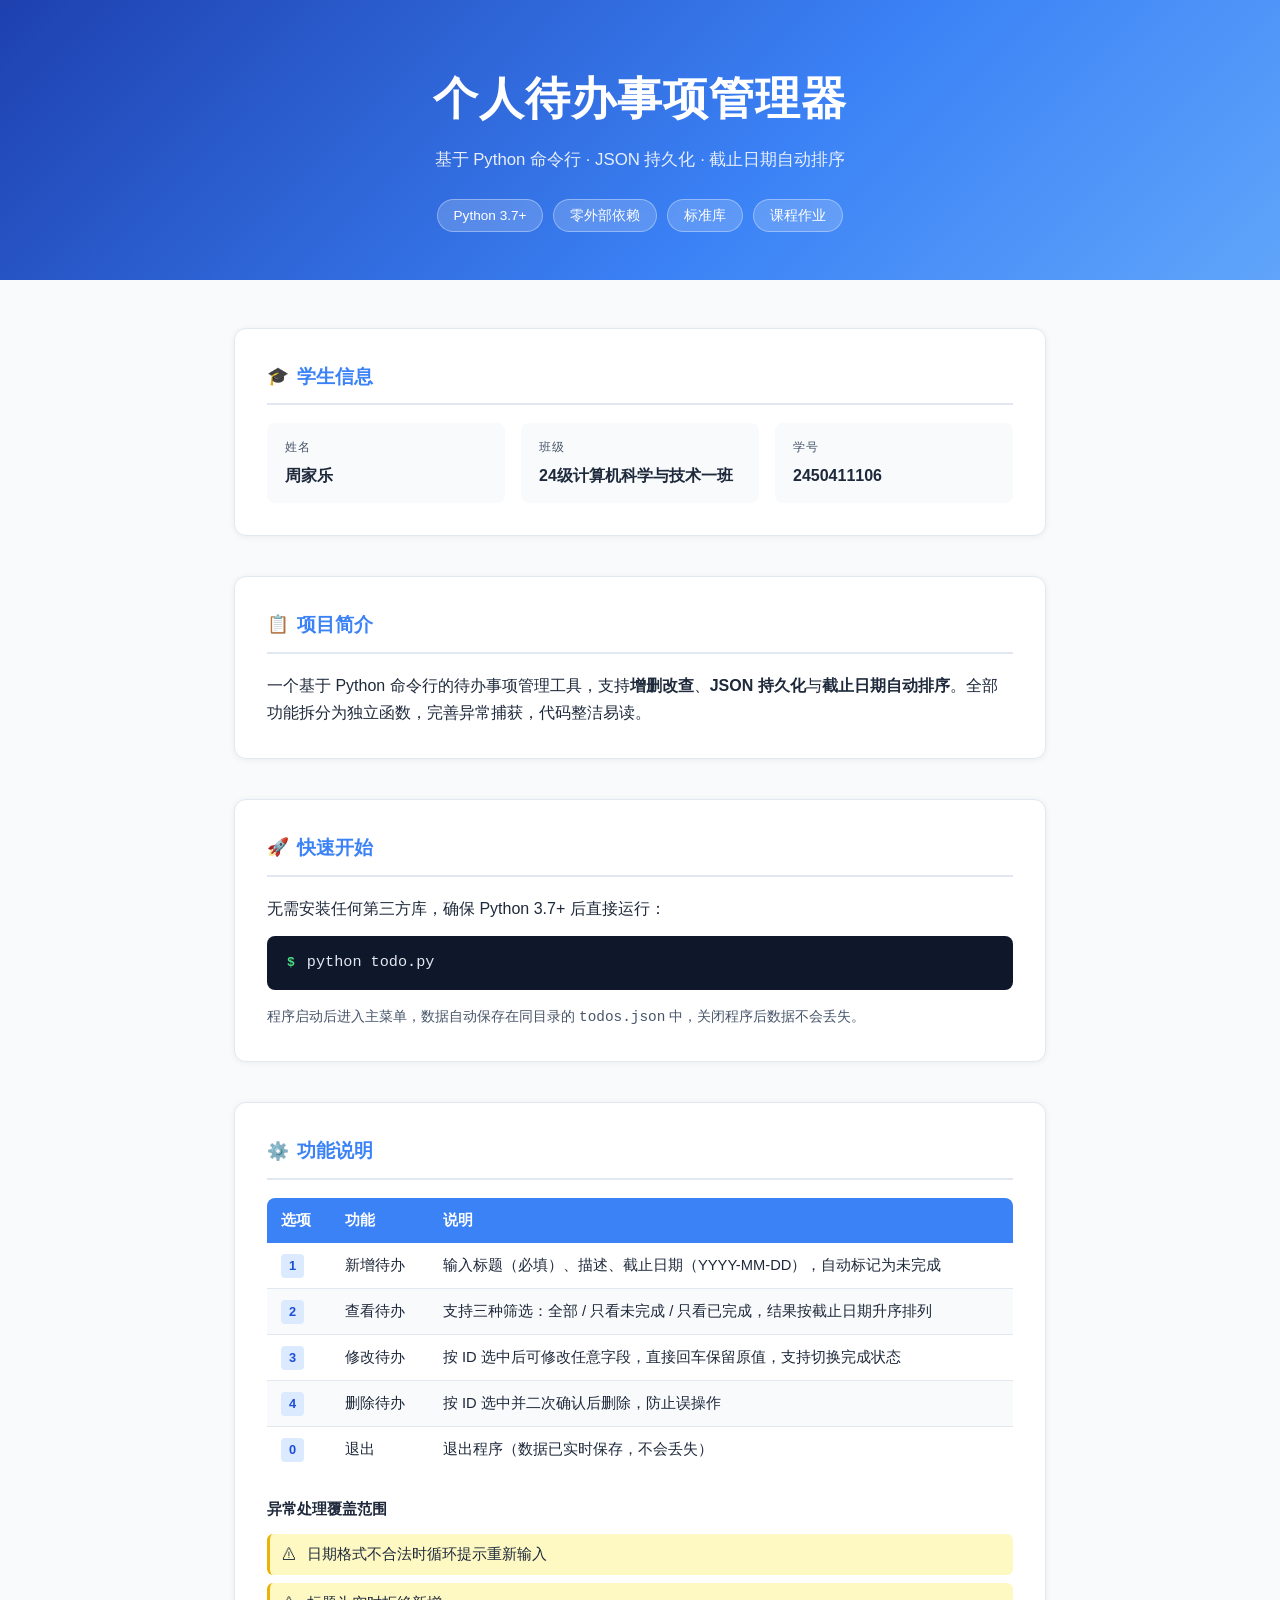
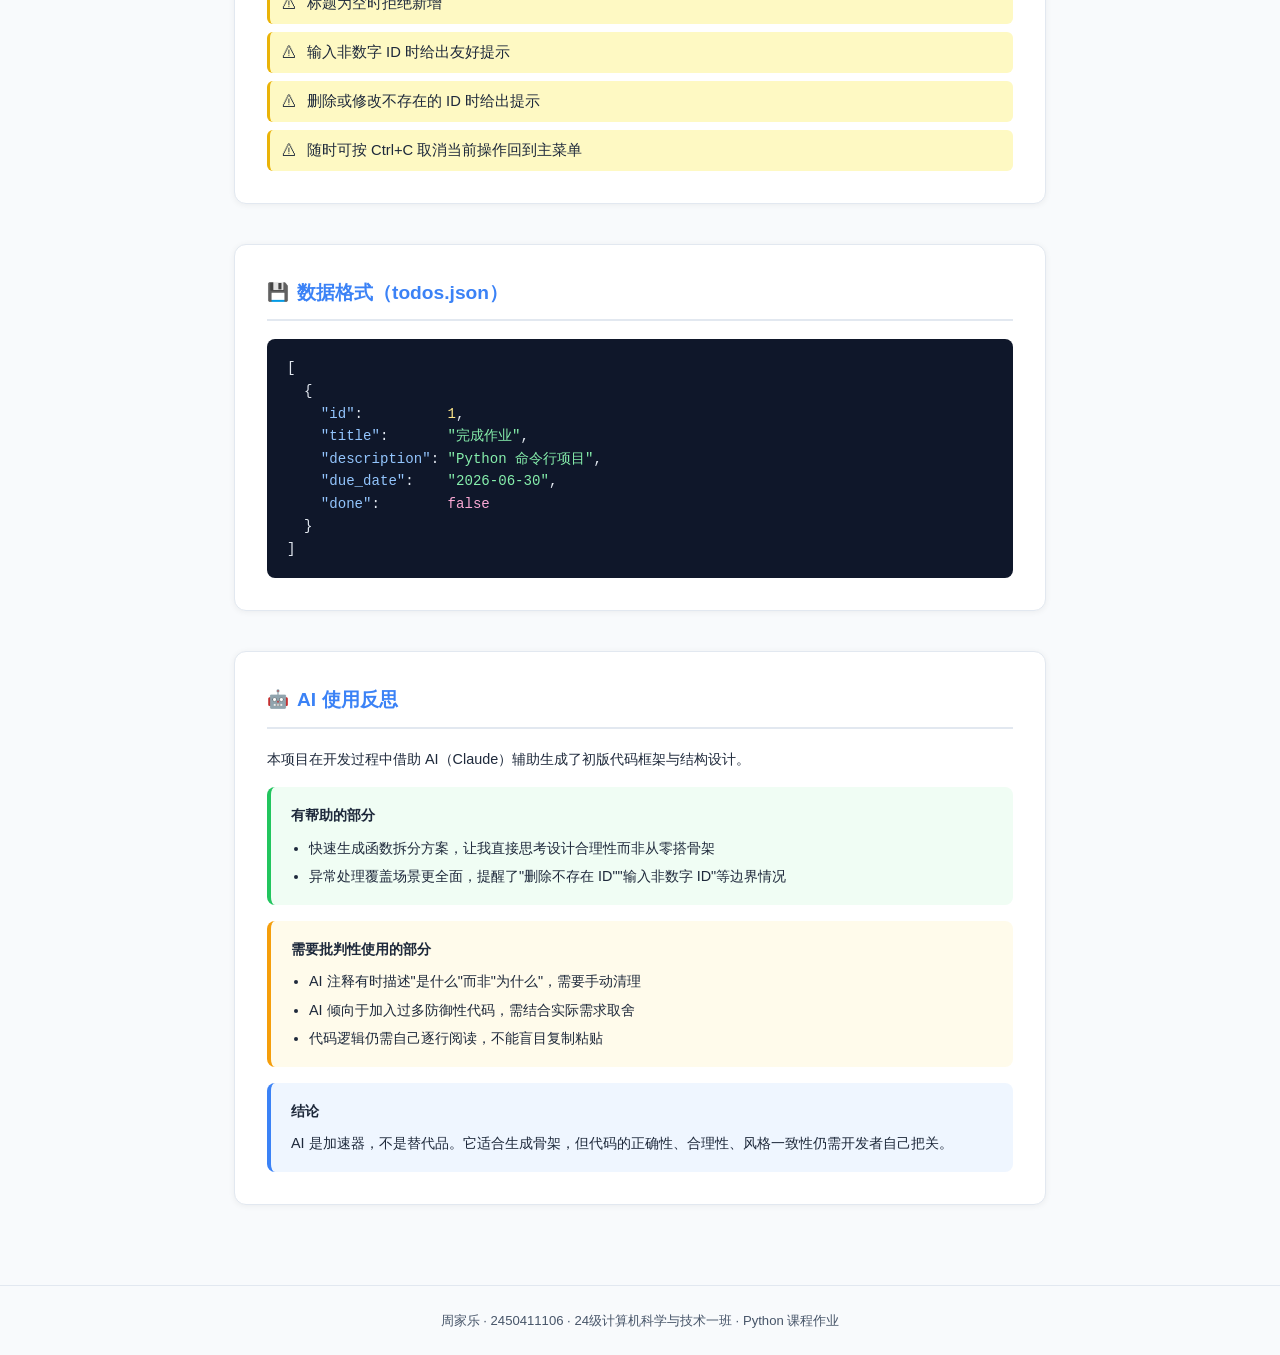
<file: index.html>
<!DOCTYPE html>
<html lang="zh-CN">
<head>
  <meta charset="UTF-8">
  <meta name="viewport" content="width=device-width, initial-scale=1.0">
  <title>个人待办事项管理器 — 周家乐</title>
  <style>
    *, *::before, *::after { box-sizing: border-box; margin: 0; padding: 0; }

    :root {
      --blue:   #3b82f6;
      --dark:   #1e293b;
      --mid:    #475569;
      --light:  #f8fafc;
      --border: #e2e8f0;
      --green:  #22c55e;
      --radius: 12px;
    }

    body {
      font-family: "PingFang SC", "Microsoft YaHei", "Segoe UI", sans-serif;
      background: var(--light);
      color: var(--dark);
      line-height: 1.7;
    }

    /* ── Hero ── */
    header {
      background: linear-gradient(135deg, #1e40af 0%, #3b82f6 60%, #60a5fa 100%);
      color: #fff;
      padding: 60px 24px 48px;
      text-align: center;
    }
    header h1 { font-size: clamp(1.8rem, 4vw, 2.8rem); font-weight: 700; letter-spacing: .02em; }
    header p.sub { margin-top: 10px; font-size: 1.05rem; opacity: .88; }
    .badge-row { display: flex; justify-content: center; flex-wrap: wrap; gap: 10px; margin-top: 24px; }
    .badge {
      background: rgba(255,255,255,.18);
      border: 1px solid rgba(255,255,255,.35);
      border-radius: 20px;
      padding: 4px 16px;
      font-size: .85rem;
      backdrop-filter: blur(4px);
    }

    /* ── Layout ── */
    main {
      max-width: 860px;
      margin: 0 auto;
      padding: 48px 24px 80px;
      display: flex;
      flex-direction: column;
      gap: 40px;
    }

    /* ── Card ── */
    .card {
      background: #fff;
      border: 1px solid var(--border);
      border-radius: var(--radius);
      padding: 32px;
      box-shadow: 0 1px 6px rgba(0,0,0,.06);
    }
    .card h2 {
      font-size: 1.2rem;
      color: var(--blue);
      margin-bottom: 18px;
      padding-bottom: 10px;
      border-bottom: 2px solid var(--border);
      display: flex;
      align-items: center;
      gap: 8px;
    }
    .card h2::before {
      content: attr(data-icon);
      font-size: 1.1rem;
    }

    /* ── Student info ── */
    .info-grid {
      display: grid;
      grid-template-columns: repeat(auto-fit, minmax(200px, 1fr));
      gap: 16px;
    }
    .info-item {
      background: var(--light);
      border-radius: 8px;
      padding: 14px 18px;
    }
    .info-item .label { font-size: .75rem; color: var(--mid); text-transform: uppercase; letter-spacing: .06em; }
    .info-item .value { font-size: 1rem; font-weight: 600; margin-top: 4px; }

    /* ── Feature table ── */
    table { width: 100%; border-collapse: collapse; font-size: .92rem; }
    th {
      background: var(--blue);
      color: #fff;
      padding: 10px 14px;
      text-align: left;
      font-weight: 600;
    }
    th:first-child { border-radius: 8px 0 0 0; }
    th:last-child  { border-radius: 0 8px 0 0; }
    td { padding: 10px 14px; border-bottom: 1px solid var(--border); vertical-align: top; }
    tr:last-child td { border-bottom: none; }
    tr:nth-child(even) td { background: #f9fafb; }
    .tag {
      display: inline-block;
      background: #dbeafe;
      color: #1d4ed8;
      border-radius: 4px;
      padding: 1px 8px;
      font-size: .8rem;
      font-weight: 600;
    }

    /* ── Error list ── */
    .err-list { list-style: none; display: flex; flex-direction: column; gap: 8px; }
    .err-list li {
      display: flex;
      align-items: flex-start;
      gap: 10px;
      background: #fef9c3;
      border-left: 3px solid #eab308;
      border-radius: 6px;
      padding: 8px 12px;
      font-size: .92rem;
    }
    .err-list li::before { content: "⚠"; flex-shrink: 0; }

    /* ── Code block ── */
    pre {
      background: #0f172a;
      color: #e2e8f0;
      border-radius: 8px;
      padding: 18px 20px;
      font-size: .88rem;
      overflow-x: auto;
      line-height: 1.6;
    }
    pre .key   { color: #93c5fd; }
    pre .str   { color: #86efac; }
    pre .num   { color: #fde68a; }
    pre .bool  { color: #f9a8d4; }
    pre .cmd   { color: #34d399; }
    .run-box {
      display: flex;
      align-items: center;
      gap: 12px;
      background: #0f172a;
      border-radius: 8px;
      padding: 14px 20px;
    }
    .run-box .prompt { color: #4ade80; font-weight: 700; font-family: monospace; }
    .run-box .cmd-text { color: #e2e8f0; font-family: monospace; font-size: .95rem; }

    /* ── AI reflection ── */
    .ai-section { display: flex; flex-direction: column; gap: 16px; }
    .ai-block {
      border-radius: 8px;
      padding: 16px 20px;
    }
    .ai-block.good   { background: #f0fdf4; border-left: 4px solid var(--green); }
    .ai-block.caution{ background: #fffbeb; border-left: 4px solid #f59e0b; }
    .ai-block.concl  { background: #eff6ff; border-left: 4px solid var(--blue); }
    .ai-block h3 { font-size: .9rem; font-weight: 700; margin-bottom: 8px; }
    .ai-block ul { padding-left: 18px; font-size: .9rem; display: flex; flex-direction: column; gap: 4px; }
    .ai-block p  { font-size: .9rem; }

    /* ── Footer ── */
    footer {
      text-align: center;
      padding: 24px;
      font-size: .82rem;
      color: var(--mid);
      border-top: 1px solid var(--border);
    }
  </style>
</head>
<body>

<header>
  <h1>个人待办事项管理器</h1>
  <p class="sub">基于 Python 命令行 · JSON 持久化 · 截止日期自动排序</p>
  <div class="badge-row">
    <span class="badge">Python 3.7+</span>
    <span class="badge">零外部依赖</span>
    <span class="badge">标准库</span>
    <span class="badge">课程作业</span>
  </div>
</header>

<main>

  <!-- 学生信息 -->
  <div class="card">
    <h2 data-icon="🎓">学生信息</h2>
    <div class="info-grid">
      <div class="info-item">
        <div class="label">姓名</div>
        <div class="value">周家乐</div>
      </div>
      <div class="info-item">
        <div class="label">班级</div>
        <div class="value">24级计算机科学与技术一班</div>
      </div>
      <div class="info-item">
        <div class="label">学号</div>
        <div class="value">2450411106</div>
      </div>
    </div>
  </div>

  <!-- 项目简介 -->
  <div class="card">
    <h2 data-icon="📋">项目简介</h2>
    <p>一个基于 Python 命令行的待办事项管理工具，支持<strong>增删改查</strong>、<strong>JSON 持久化</strong>与<strong>截止日期自动排序</strong>。全部功能拆分为独立函数，完善异常捕获，代码整洁易读。</p>
  </div>

  <!-- 快速开始 -->
  <div class="card">
    <h2 data-icon="🚀">快速开始</h2>
    <p style="margin-bottom:14px;">无需安装任何第三方库，确保 Python 3.7+ 后直接运行：</p>
    <div class="run-box">
      <span class="prompt">$</span>
      <span class="cmd-text">python todo.py</span>
    </div>
    <p style="margin-top:14px;font-size:.9rem;color:var(--mid);">程序启动后进入主菜单，数据自动保存在同目录的 <code>todos.json</code> 中，关闭程序后数据不会丢失。</p>
  </div>

  <!-- 功能说明 -->
  <div class="card">
    <h2 data-icon="⚙️">功能说明</h2>
    <table>
      <thead>
        <tr><th>选项</th><th>功能</th><th>说明</th></tr>
      </thead>
      <tbody>
        <tr>
          <td><span class="tag">1</span></td>
          <td>新增待办</td>
          <td>输入标题（必填）、描述、截止日期（YYYY-MM-DD），自动标记为未完成</td>
        </tr>
        <tr>
          <td><span class="tag">2</span></td>
          <td>查看待办</td>
          <td>支持三种筛选：全部 / 只看未完成 / 只看已完成，结果按截止日期升序排列</td>
        </tr>
        <tr>
          <td><span class="tag">3</span></td>
          <td>修改待办</td>
          <td>按 ID 选中后可修改任意字段，直接回车保留原值，支持切换完成状态</td>
        </tr>
        <tr>
          <td><span class="tag">4</span></td>
          <td>删除待办</td>
          <td>按 ID 选中并二次确认后删除，防止误操作</td>
        </tr>
        <tr>
          <td><span class="tag">0</span></td>
          <td>退出</td>
          <td>退出程序（数据已实时保存，不会丢失）</td>
        </tr>
      </tbody>
    </table>

    <h3 style="margin-top:24px;margin-bottom:12px;font-size:.95rem;">异常处理覆盖范围</h3>
    <ul class="err-list">
      <li>日期格式不合法时循环提示重新输入</li>
      <li>标题为空时拒绝新增</li>
      <li>输入非数字 ID 时给出友好提示</li>
      <li>删除或修改不存在的 ID 时给出提示</li>
      <li>随时可按 Ctrl+C 取消当前操作回到主菜单</li>
    </ul>
  </div>

  <!-- 数据格式 -->
  <div class="card">
    <h2 data-icon="💾">数据格式（todos.json）</h2>
    <pre>[
  {
    <span class="key">"id"</span>:          <span class="num">1</span>,
    <span class="key">"title"</span>:       <span class="str">"完成作业"</span>,
    <span class="key">"description"</span>: <span class="str">"Python 命令行项目"</span>,
    <span class="key">"due_date"</span>:    <span class="str">"2026-06-30"</span>,
    <span class="key">"done"</span>:        <span class="bool">false</span>
  }
]</pre>
  </div>

  <!-- AI 使用反思 -->
  <div class="card">
    <h2 data-icon="🤖">AI 使用反思</h2>
    <p style="margin-bottom:16px;font-size:.9rem;">本项目在开发过程中借助 AI（Claude）辅助生成了初版代码框架与结构设计。</p>
    <div class="ai-section">
      <div class="ai-block good">
        <h3>有帮助的部分</h3>
        <ul>
          <li>快速生成函数拆分方案，让我直接思考设计合理性而非从零搭骨架</li>
          <li>异常处理覆盖场景更全面，提醒了"删除不存在 ID""输入非数字 ID"等边界情况</li>
        </ul>
      </div>
      <div class="ai-block caution">
        <h3>需要批判性使用的部分</h3>
        <ul>
          <li>AI 注释有时描述"是什么"而非"为什么"，需要手动清理</li>
          <li>AI 倾向于加入过多防御性代码，需结合实际需求取舍</li>
          <li>代码逻辑仍需自己逐行阅读，不能盲目复制粘贴</li>
        </ul>
      </div>
      <div class="ai-block concl">
        <h3>结论</h3>
        <p>AI 是加速器，不是替代品。它适合生成骨架，但代码的正确性、合理性、风格一致性仍需开发者自己把关。</p>
      </div>
    </div>
  </div>

</main>

<footer>
  周家乐 · 2450411106 · 24级计算机科学与技术一班 · Python 课程作业
</footer>

</body>
</html>
</file>
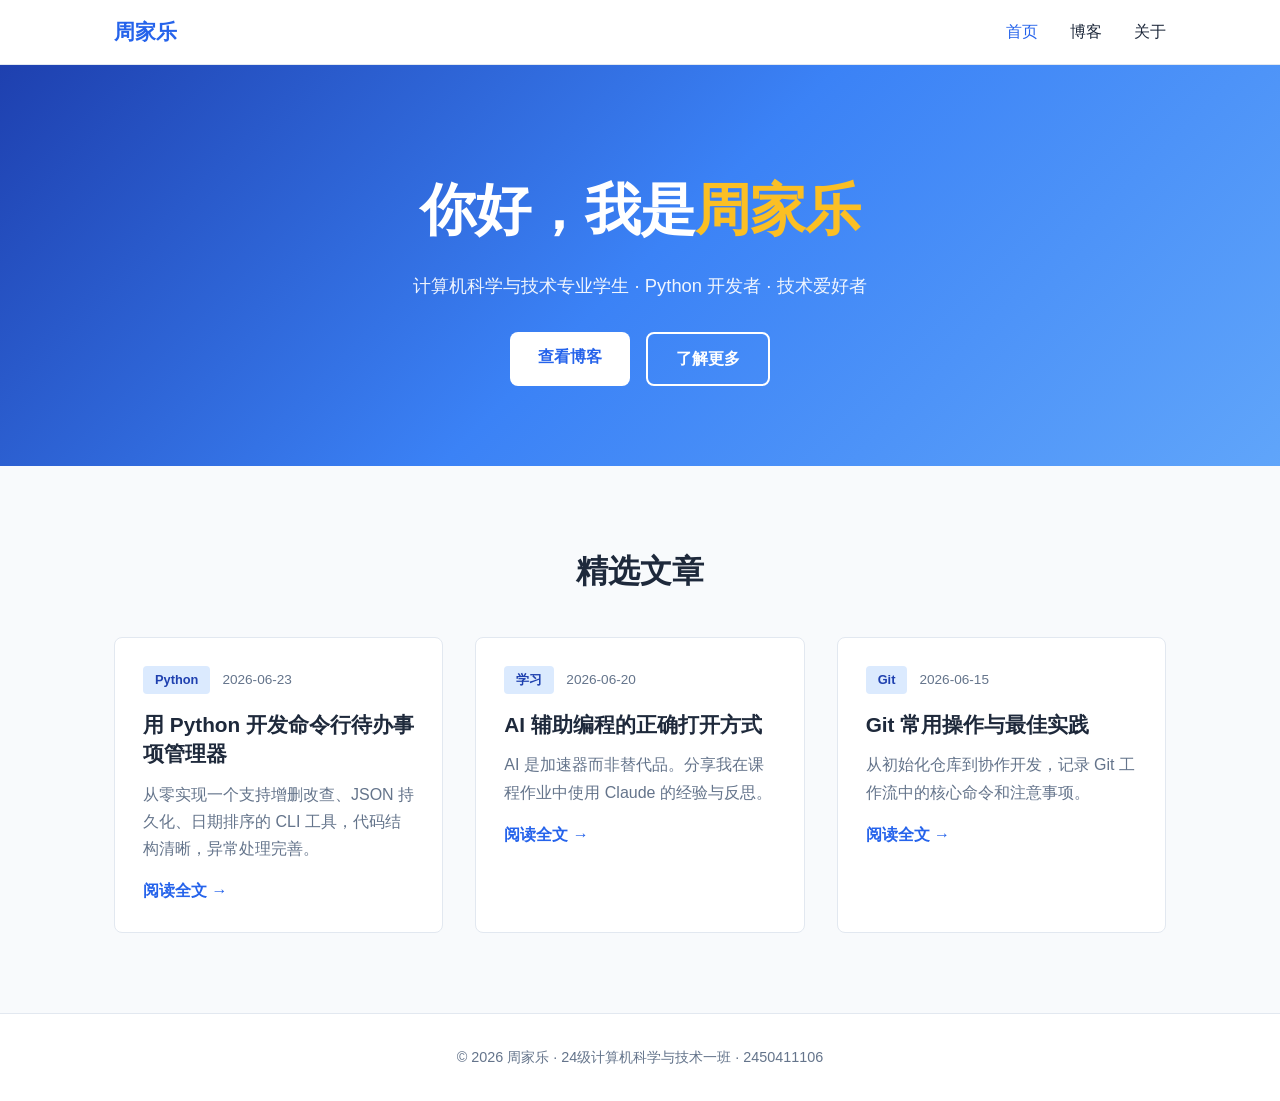
<file: blog/index.html>
<!DOCTYPE html>
<html lang="zh-CN">
<head>
  <meta charset="UTF-8">
  <meta name="viewport" content="width=device-width, initial-scale=1.0">
  <title>周家乐的博客</title>
  <link rel="stylesheet" href="style.css">
</head>
<body>
  <nav class="nav">
    <div class="container">
      <a href="index.html" class="logo">周家乐</a>
      <ul class="nav-links">
        <li><a href="index.html" class="active">首页</a></li>
        <li><a href="blog.html">博客</a></li>
        <li><a href="about.html">关于</a></li>
      </ul>
    </div>
  </nav>

  <header class="hero">
    <div class="container">
      <h1>你好，我是<span class="highlight">周家乐</span></h1>
      <p class="tagline">计算机科学与技术专业学生 · Python 开发者 · 技术爱好者</p>
      <div class="cta-row">
        <a href="blog.html" class="btn btn-primary">查看博客</a>
        <a href="about.html" class="btn btn-outline">了解更多</a>
      </div>
    </div>
  </header>

  <section class="featured">
    <div class="container">
      <h2 class="section-title">精选文章</h2>
      <div class="post-grid">
        <article class="post-card">
          <div class="post-meta">
            <span class="tag">Python</span>
            <time>2026-06-23</time>
          </div>
          <h3><a href="post-1.html">用 Python 开发命令行待办事项管理器</a></h3>
          <p>从零实现一个支持增删改查、JSON 持久化、日期排序的 CLI 工具，代码结构清晰，异常处理完善。</p>
          <a href="post-1.html" class="read-more">阅读全文 →</a>
        </article>

        <article class="post-card">
          <div class="post-meta">
            <span class="tag">学习</span>
            <time>2026-06-20</time>
          </div>
          <h3><a href="#">AI 辅助编程的正确打开方式</a></h3>
          <p>AI 是加速器而非替代品。分享我在课程作业中使用 Claude 的经验与反思。</p>
          <a href="#" class="read-more">阅读全文 →</a>
        </article>

        <article class="post-card">
          <div class="post-meta">
            <span class="tag">Git</span>
            <time>2026-06-15</time>
          </div>
          <h3><a href="#">Git 常用操作与最佳实践</a></h3>
          <p>从初始化仓库到协作开发，记录 Git 工作流中的核心命令和注意事项。</p>
          <a href="#" class="read-more">阅读全文 →</a>
        </article>
      </div>
    </div>
  </section>

  <footer class="footer">
    <div class="container">
      <p>&copy; 2026 周家乐 · 24级计算机科学与技术一班 · 2450411106</p>
    </div>
  </footer>
</body>
</html>
</file>
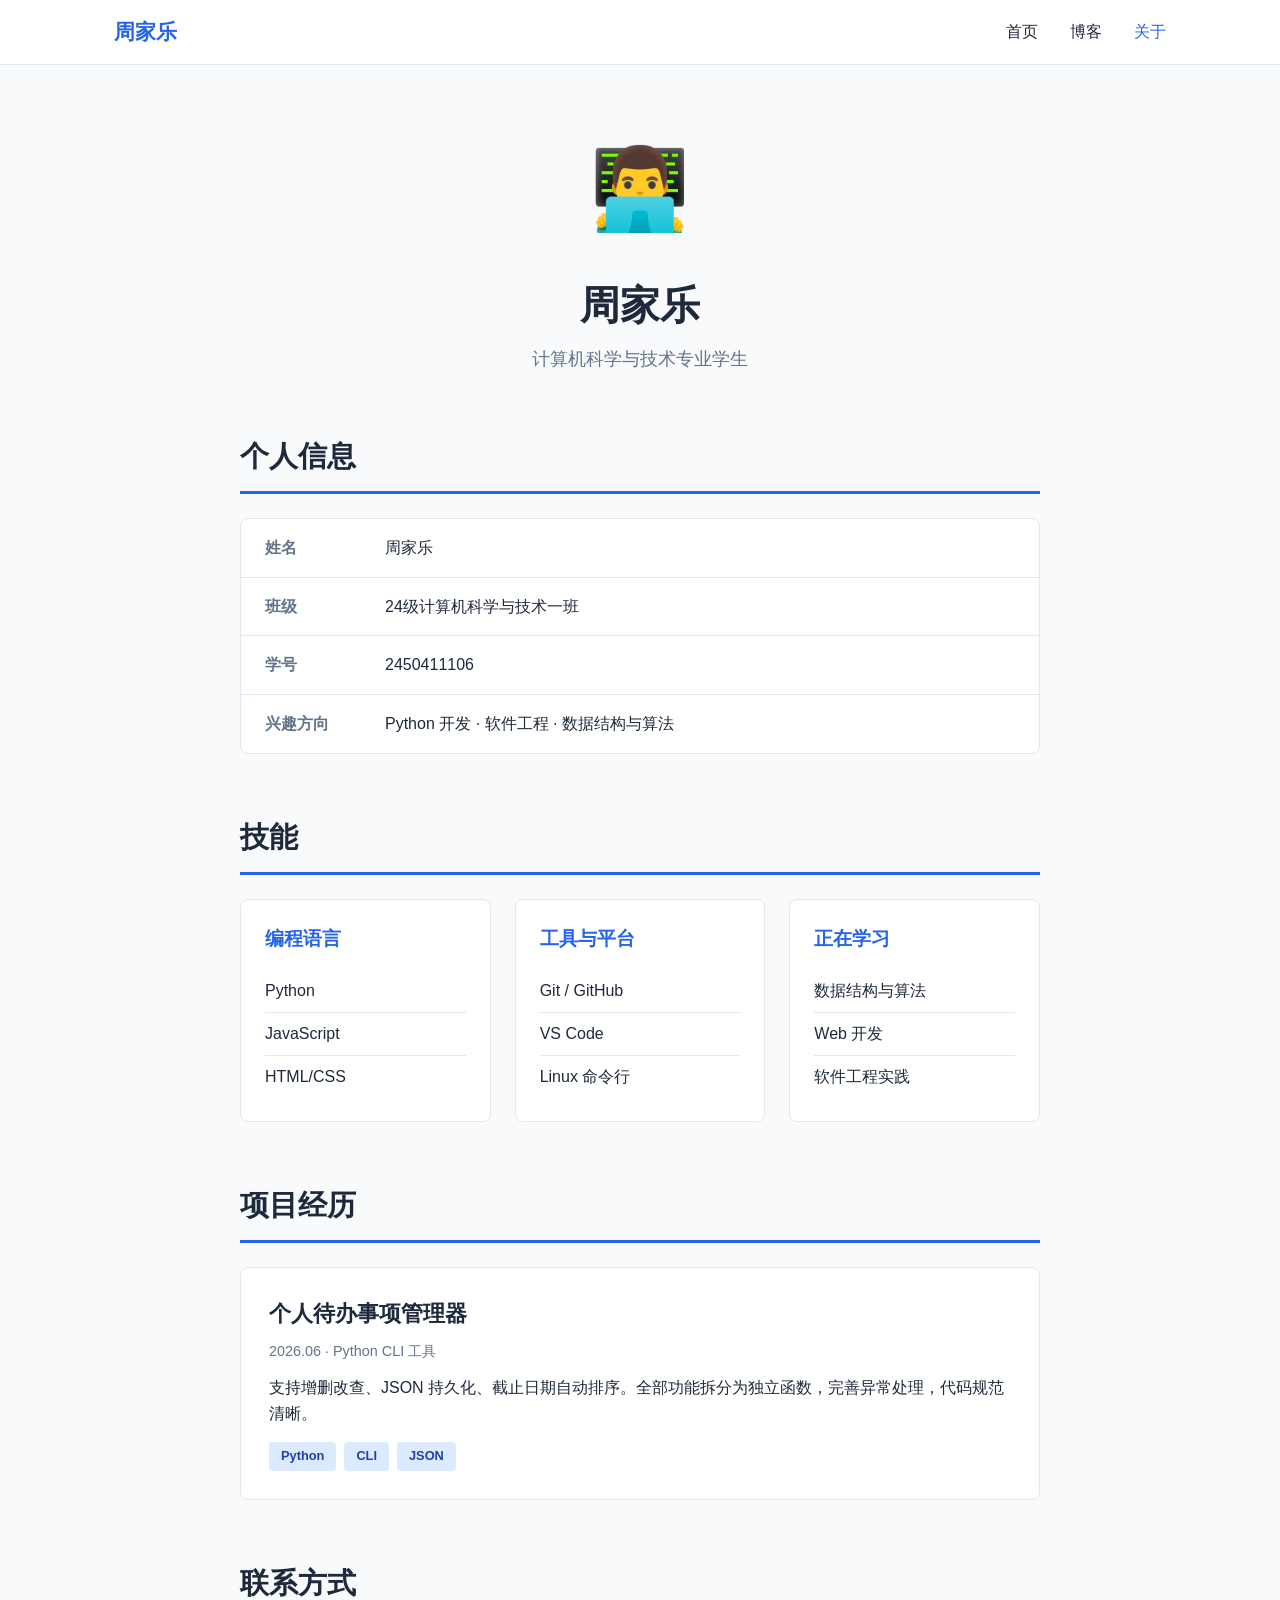
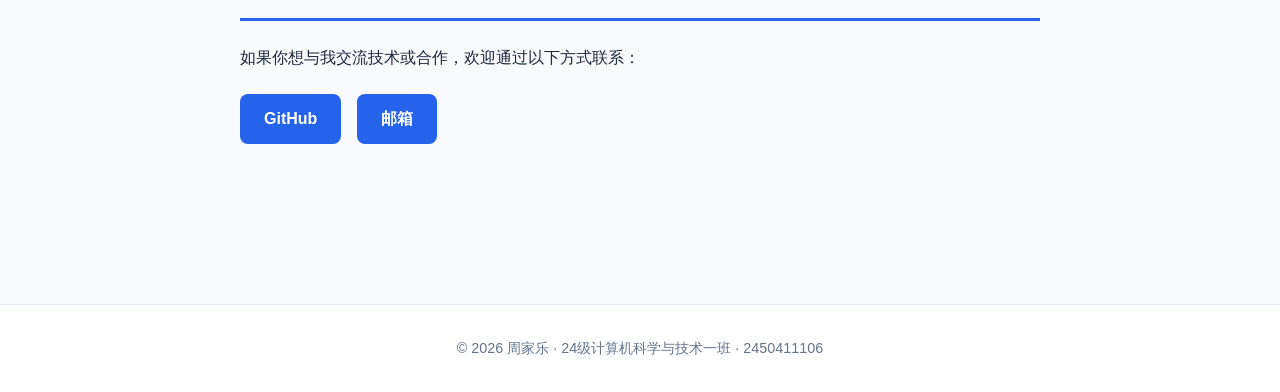
<file: blog/about.html>
<!DOCTYPE html>
<html lang="zh-CN">
<head>
  <meta charset="UTF-8">
  <meta name="viewport" content="width=device-width, initial-scale=1.0">
  <title>关于我 — 周家乐</title>
  <link rel="stylesheet" href="style.css">
</head>
<body>
  <nav class="nav">
    <div class="container">
      <a href="index.html" class="logo">周家乐</a>
      <ul class="nav-links">
        <li><a href="index.html">首页</a></li>
        <li><a href="blog.html">博客</a></li>
        <li><a href="about.html" class="active">关于</a></li>
      </ul>
    </div>
  </nav>

  <main class="about-page">
    <div class="container">
      <div class="about-hero">
        <div class="avatar">👨‍💻</div>
        <h1>周家乐</h1>
        <p class="subtitle">计算机科学与技术专业学生</p>
      </div>

      <section class="about-section">
        <h2>个人信息</h2>
        <div class="info-table">
          <div class="info-row">
            <span class="label">姓名</span>
            <span class="value">周家乐</span>
          </div>
          <div class="info-row">
            <span class="label">班级</span>
            <span class="value">24级计算机科学与技术一班</span>
          </div>
          <div class="info-row">
            <span class="label">学号</span>
            <span class="value">2450411106</span>
          </div>
          <div class="info-row">
            <span class="label">兴趣方向</span>
            <span class="value">Python 开发 · 软件工程 · 数据结构与算法</span>
          </div>
        </div>
      </section>

      <section class="about-section">
        <h2>技能</h2>
        <div class="skill-grid">
          <div class="skill-card">
            <h3>编程语言</h3>
            <ul>
              <li>Python</li>
              <li>JavaScript</li>
              <li>HTML/CSS</li>
            </ul>
          </div>
          <div class="skill-card">
            <h3>工具与平台</h3>
            <ul>
              <li>Git / GitHub</li>
              <li>VS Code</li>
              <li>Linux 命令行</li>
            </ul>
          </div>
          <div class="skill-card">
            <h3>正在学习</h3>
            <ul>
              <li>数据结构与算法</li>
              <li>Web 开发</li>
              <li>软件工程实践</li>
            </ul>
          </div>
        </div>
      </section>

      <section class="about-section">
        <h2>项目经历</h2>
        <div class="project-list">
          <div class="project-card">
            <h3>个人待办事项管理器</h3>
            <p class="project-meta">2026.06 · Python CLI 工具</p>
            <p>支持增删改查、JSON 持久化、截止日期自动排序。全部功能拆分为独立函数，完善异常处理，代码规范清晰。</p>
            <div class="project-tags">
              <span class="tag">Python</span>
              <span class="tag">CLI</span>
              <span class="tag">JSON</span>
            </div>
          </div>
        </div>
      </section>

      <section class="about-section">
        <h2>联系方式</h2>
        <p>如果你想与我交流技术或合作，欢迎通过以下方式联系：</p>
        <div class="contact-links">
          <a href="https://github.com/SEVE322" class="contact-btn">GitHub</a>
          <a href="mailto:2450411106@stu.example.com" class="contact-btn">邮箱</a>
        </div>
      </section>
    </div>
  </main>

  <footer class="footer">
    <div class="container">
      <p>&copy; 2026 周家乐 · 24级计算机科学与技术一班 · 2450411106</p>
    </div>
  </footer>
</body>
</html>
</file>
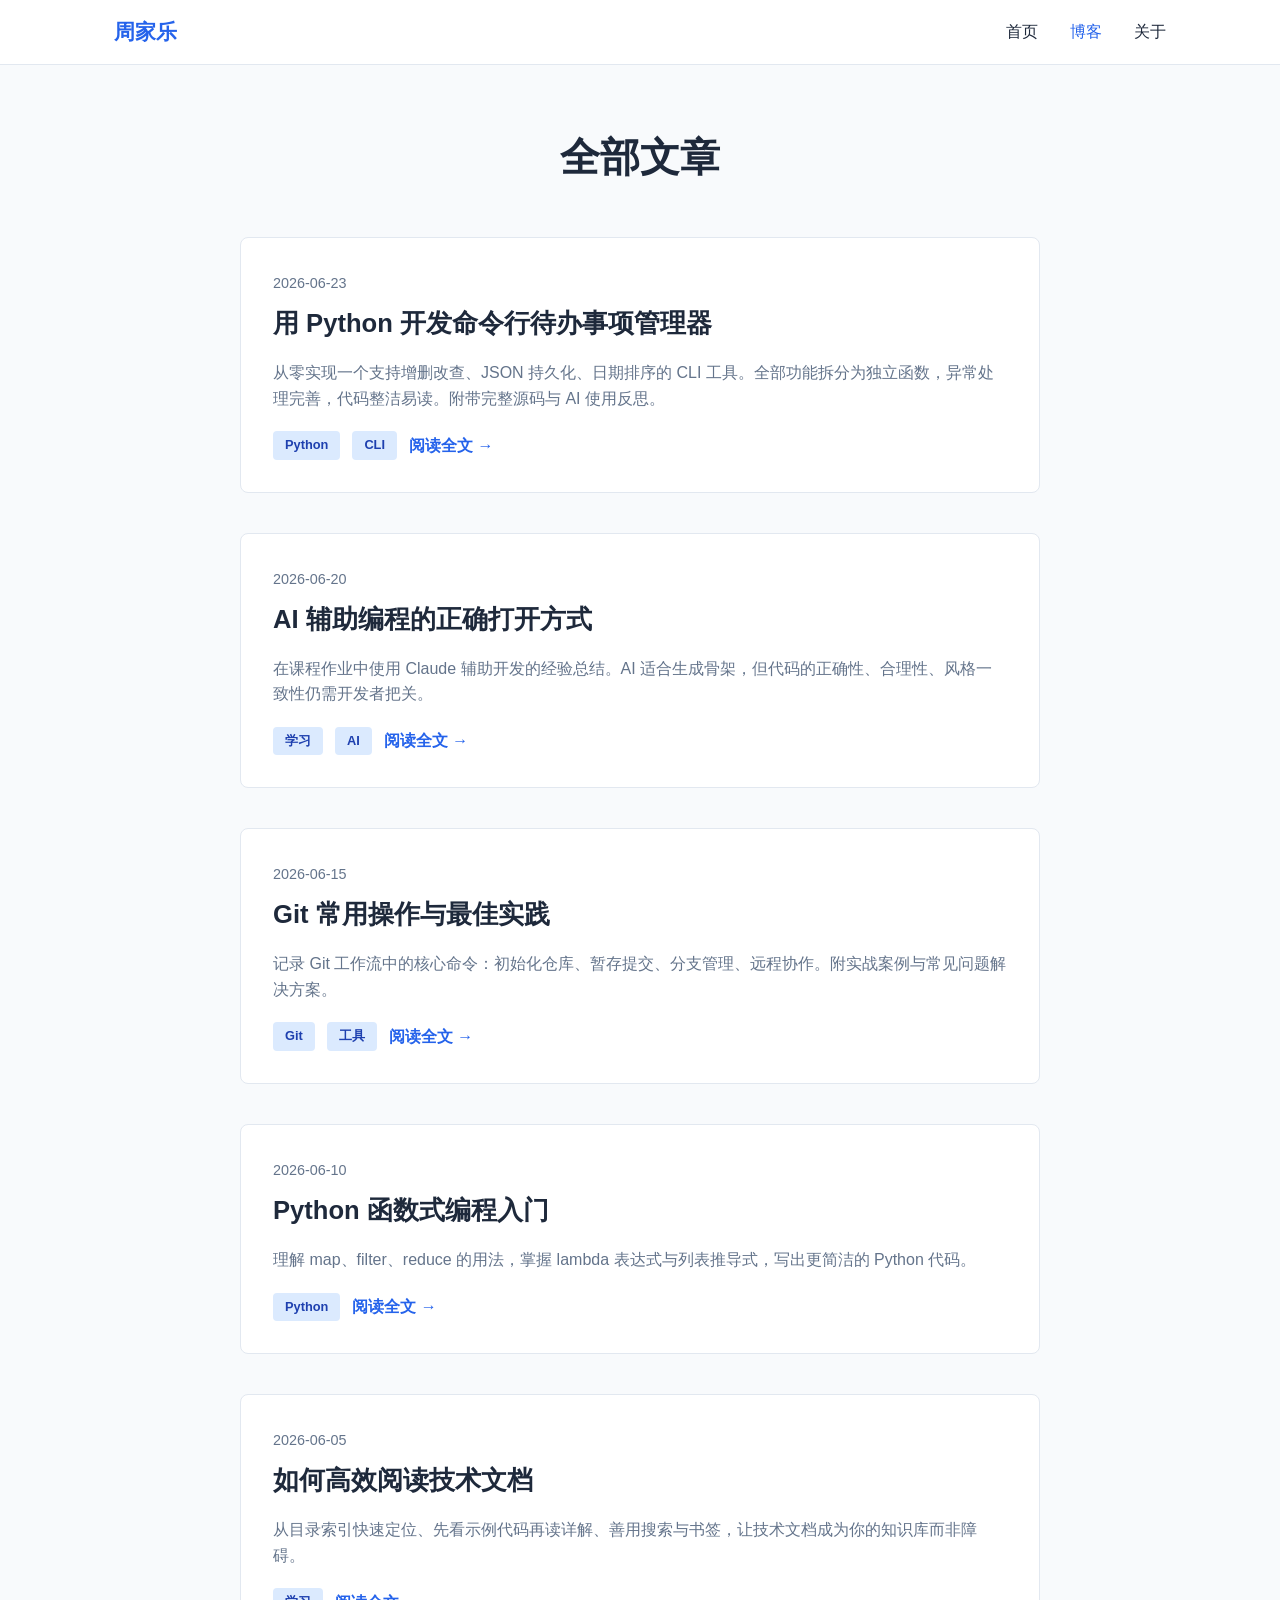
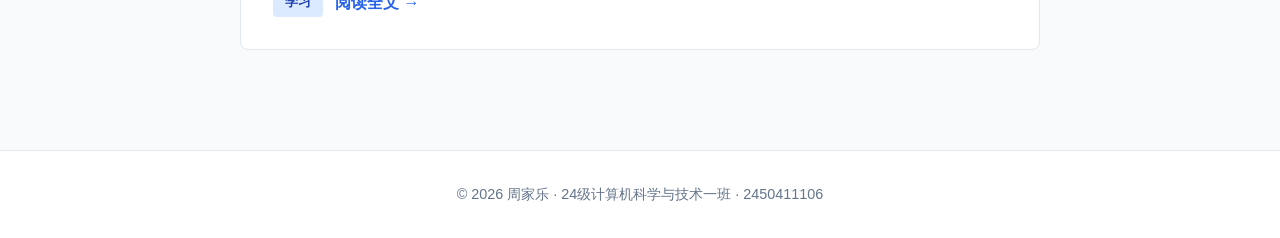
<file: blog/blog.html>
<!DOCTYPE html>
<html lang="zh-CN">
<head>
  <meta charset="UTF-8">
  <meta name="viewport" content="width=device-width, initial-scale=1.0">
  <title>博客 — 周家乐</title>
  <link rel="stylesheet" href="style.css">
</head>
<body>
  <nav class="nav">
    <div class="container">
      <a href="index.html" class="logo">周家乐</a>
      <ul class="nav-links">
        <li><a href="index.html">首页</a></li>
        <li><a href="blog.html" class="active">博客</a></li>
        <li><a href="about.html">关于</a></li>
      </ul>
    </div>
  </nav>

  <main class="blog-page">
    <div class="container">
      <h1 class="page-title">全部文章</h1>

      <div class="post-list">
        <article class="post-item">
          <time class="post-date">2026-06-23</time>
          <h2><a href="post-1.html">用 Python 开发命令行待办事项管理器</a></h2>
          <div class="post-excerpt">
            <p>从零实现一个支持增删改查、JSON 持久化、日期排序的 CLI 工具。全部功能拆分为独立函数，异常处理完善，代码整洁易读。附带完整源码与 AI 使用反思。</p>
          </div>
          <div class="post-footer">
            <span class="tag">Python</span>
            <span class="tag">CLI</span>
            <a href="post-1.html" class="read-more">阅读全文 →</a>
          </div>
        </article>

        <article class="post-item">
          <time class="post-date">2026-06-20</time>
          <h2><a href="#">AI 辅助编程的正确打开方式</a></h2>
          <div class="post-excerpt">
            <p>在课程作业中使用 Claude 辅助开发的经验总结。AI 适合生成骨架，但代码的正确性、合理性、风格一致性仍需开发者把关。</p>
          </div>
          <div class="post-footer">
            <span class="tag">学习</span>
            <span class="tag">AI</span>
            <a href="#" class="read-more">阅读全文 →</a>
          </div>
        </article>

        <article class="post-item">
          <time class="post-date">2026-06-15</time>
          <h2><a href="#">Git 常用操作与最佳实践</a></h2>
          <div class="post-excerpt">
            <p>记录 Git 工作流中的核心命令：初始化仓库、暂存提交、分支管理、远程协作。附实战案例与常见问题解决方案。</p>
          </div>
          <div class="post-footer">
            <span class="tag">Git</span>
            <span class="tag">工具</span>
            <a href="#" class="read-more">阅读全文 →</a>
          </div>
        </article>

        <article class="post-item">
          <time class="post-date">2026-06-10</time>
          <h2><a href="#">Python 函数式编程入门</a></h2>
          <div class="post-excerpt">
            <p>理解 map、filter、reduce 的用法，掌握 lambda 表达式与列表推导式，写出更简洁的 Python 代码。</p>
          </div>
          <div class="post-footer">
            <span class="tag">Python</span>
            <a href="#" class="read-more">阅读全文 →</a>
          </div>
        </article>

        <article class="post-item">
          <time class="post-date">2026-06-05</time>
          <h2><a href="#">如何高效阅读技术文档</a></h2>
          <div class="post-excerpt">
            <p>从目录索引快速定位、先看示例代码再读详解、善用搜索与书签，让技术文档成为你的知识库而非障碍。</p>
          </div>
          <div class="post-footer">
            <span class="tag">学习</span>
            <a href="#" class="read-more">阅读全文 →</a>
          </div>
        </article>
      </div>
    </div>
  </main>

  <footer class="footer">
    <div class="container">
      <p>&copy; 2026 周家乐 · 24级计算机科学与技术一班 · 2450411106</p>
    </div>
  </footer>
</body>
</html>
</file>
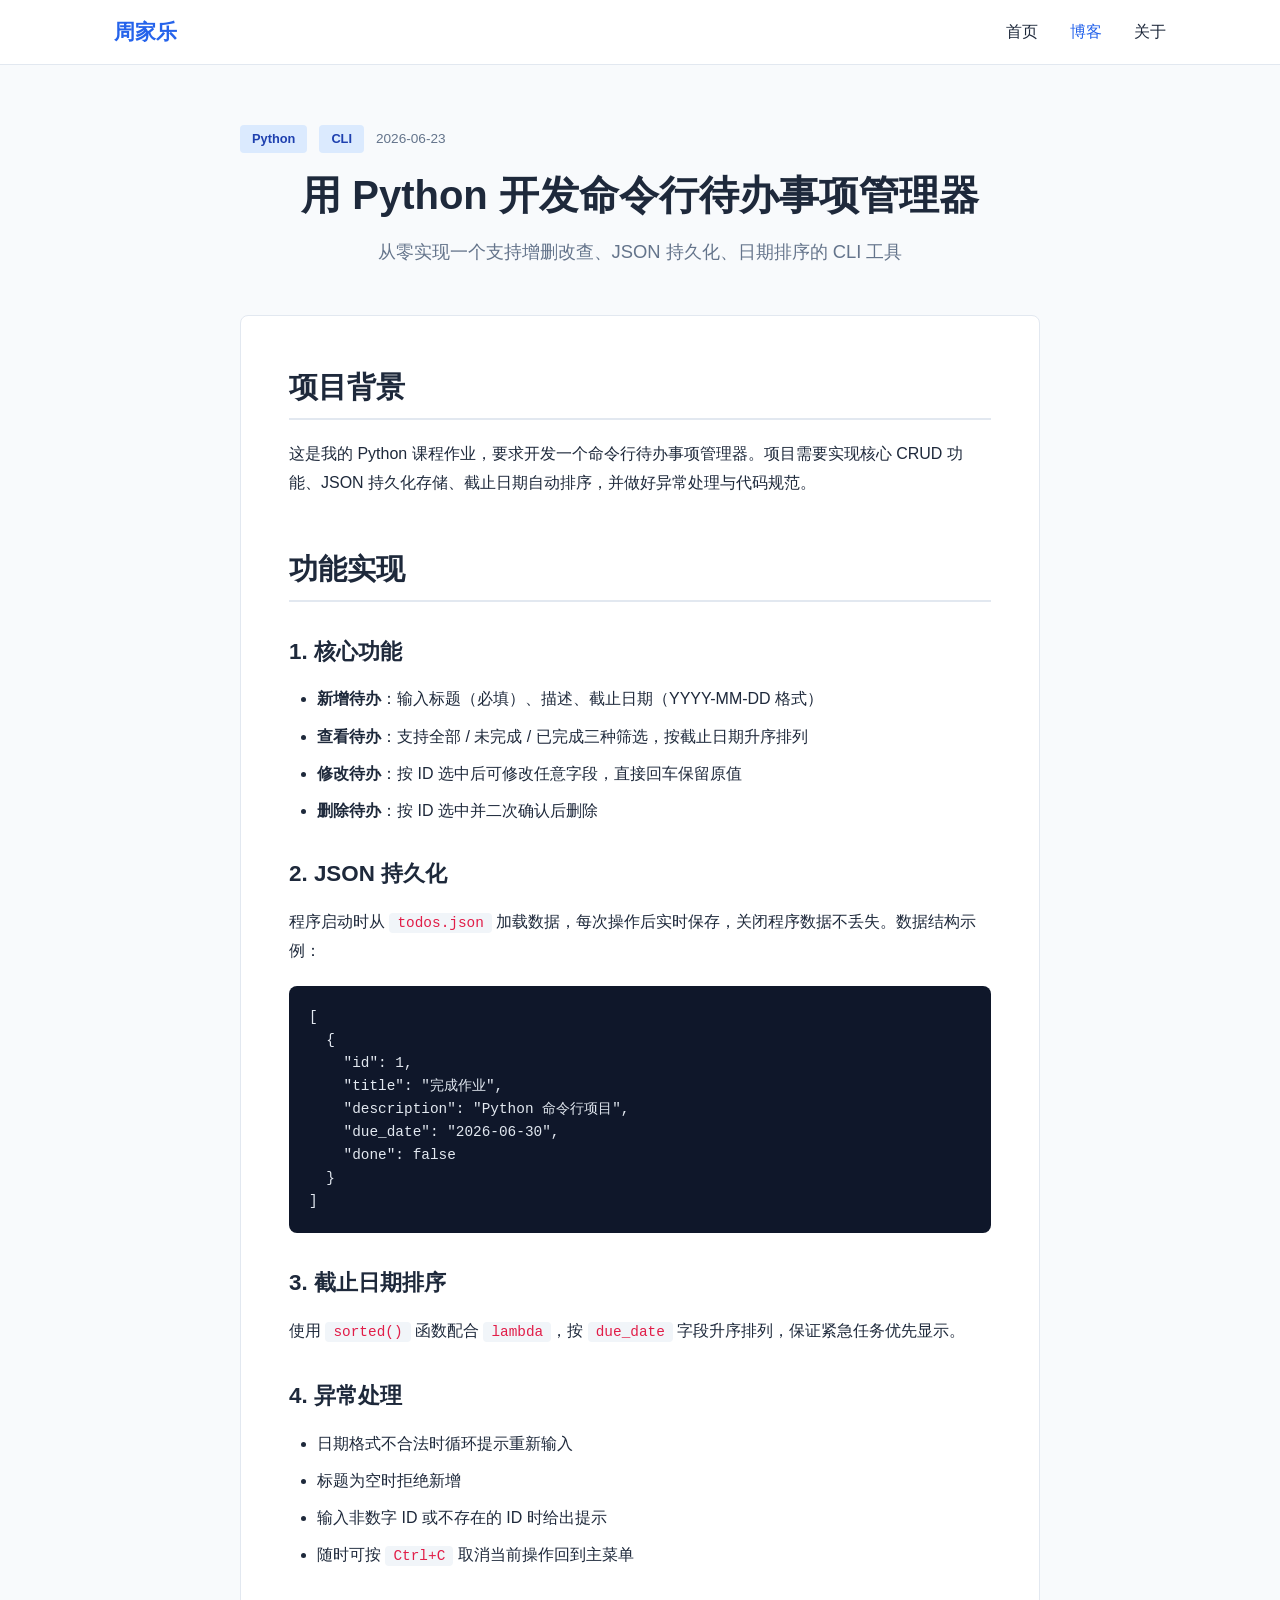
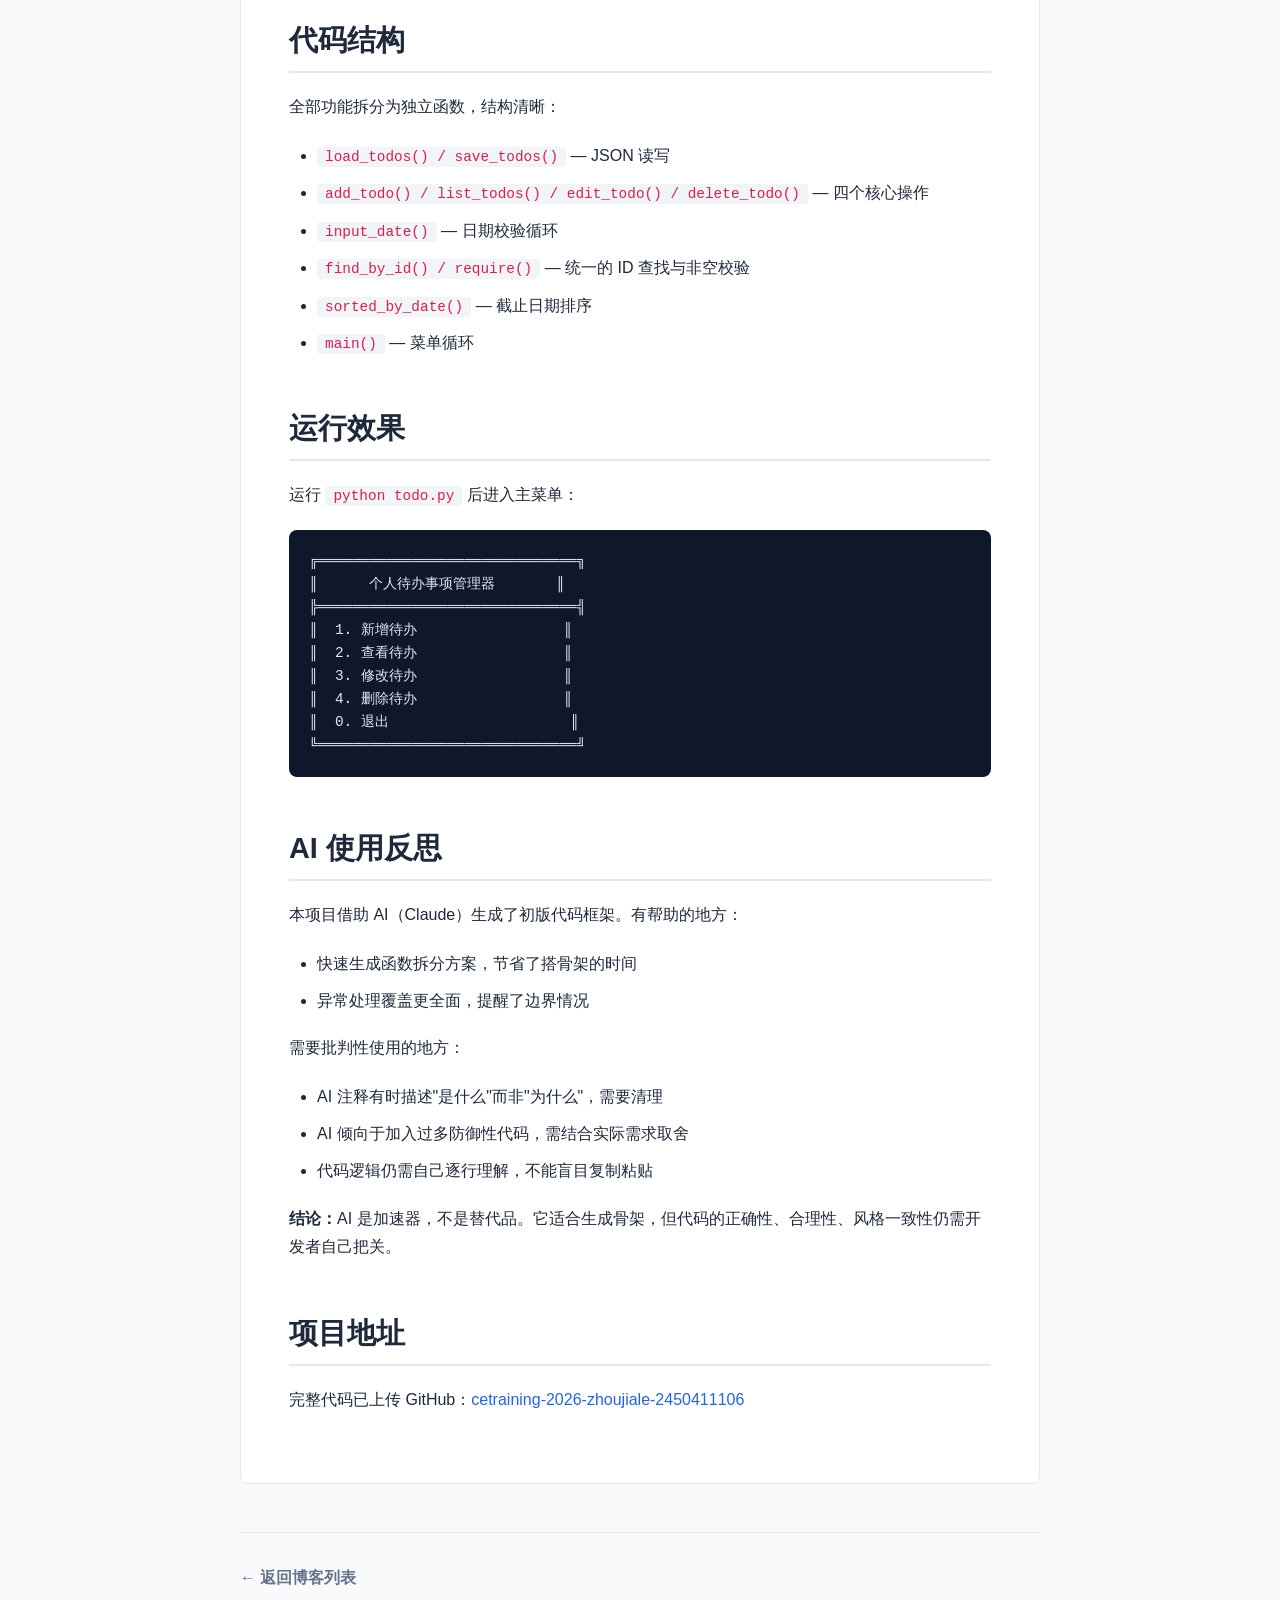
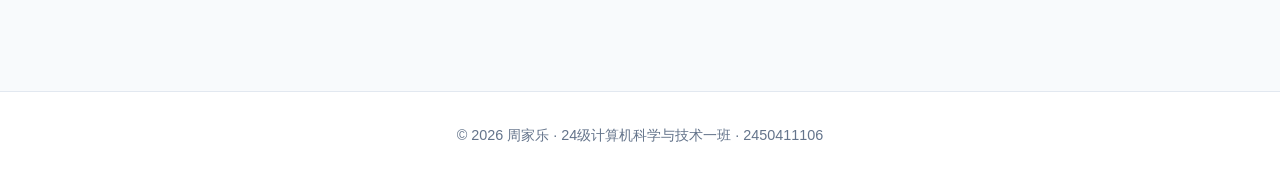
<file: blog/post-1.html>
<!DOCTYPE html>
<html lang="zh-CN">
<head>
  <meta charset="UTF-8">
  <meta name="viewport" content="width=device-width, initial-scale=1.0">
  <title>用 Python 开发命令行待办事项管理器 — 周家乐</title>
  <link rel="stylesheet" href="style.css">
</head>
<body>
  <nav class="nav">
    <div class="container">
      <a href="index.html" class="logo">周家乐</a>
      <ul class="nav-links">
        <li><a href="index.html">首页</a></li>
        <li><a href="blog.html" class="active">博客</a></li>
        <li><a href="about.html">关于</a></li>
      </ul>
    </div>
  </nav>

  <article class="post-detail">
    <div class="container">
      <header class="post-header">
        <div class="post-meta">
          <span class="tag">Python</span>
          <span class="tag">CLI</span>
          <time>2026-06-23</time>
        </div>
        <h1>用 Python 开发命令行待办事项管理器</h1>
        <p class="post-intro">从零实现一个支持增删改查、JSON 持久化、日期排序的 CLI 工具</p>
      </header>

      <div class="post-content">
        <h2>项目背景</h2>
        <p>这是我的 Python 课程作业，要求开发一个命令行待办事项管理器。项目需要实现核心 CRUD 功能、JSON 持久化存储、截止日期自动排序，并做好异常处理与代码规范。</p>

        <h2>功能实现</h2>

        <h3>1. 核心功能</h3>
        <ul>
          <li><strong>新增待办</strong>：输入标题（必填）、描述、截止日期（YYYY-MM-DD 格式）</li>
          <li><strong>查看待办</strong>：支持全部 / 未完成 / 已完成三种筛选，按截止日期升序排列</li>
          <li><strong>修改待办</strong>：按 ID 选中后可修改任意字段，直接回车保留原值</li>
          <li><strong>删除待办</strong>：按 ID 选中并二次确认后删除</li>
        </ul>

        <h3>2. JSON 持久化</h3>
        <p>程序启动时从 <code>todos.json</code> 加载数据，每次操作后实时保存，关闭程序数据不丢失。数据结构示例：</p>
        <pre><code>[
  {
    "id": 1,
    "title": "完成作业",
    "description": "Python 命令行项目",
    "due_date": "2026-06-30",
    "done": false
  }
]</code></pre>

        <h3>3. 截止日期排序</h3>
        <p>使用 <code>sorted()</code> 函数配合 <code>lambda</code>，按 <code>due_date</code> 字段升序排列，保证紧急任务优先显示。</p>

        <h3>4. 异常处理</h3>
        <ul>
          <li>日期格式不合法时循环提示重新输入</li>
          <li>标题为空时拒绝新增</li>
          <li>输入非数字 ID 或不存在的 ID 时给出提示</li>
          <li>随时可按 <code>Ctrl+C</code> 取消当前操作回到主菜单</li>
        </ul>

        <h2>代码结构</h2>
        <p>全部功能拆分为独立函数，结构清晰：</p>
        <ul>
          <li><code>load_todos() / save_todos()</code> — JSON 读写</li>
          <li><code>add_todo() / list_todos() / edit_todo() / delete_todo()</code> — 四个核心操作</li>
          <li><code>input_date()</code> — 日期校验循环</li>
          <li><code>find_by_id() / require()</code> — 统一的 ID 查找与非空校验</li>
          <li><code>sorted_by_date()</code> — 截止日期排序</li>
          <li><code>main()</code> — 菜单循环</li>
        </ul>

        <h2>运行效果</h2>
        <p>运行 <code>python todo.py</code> 后进入主菜单：</p>
        <pre><code>╔══════════════════════════════╗
║      个人待办事项管理器       ║
╠══════════════════════════════╣
║  1. 新增待办                 ║
║  2. 查看待办                 ║
║  3. 修改待办                 ║
║  4. 删除待办                 ║
║  0. 退出                     ║
╚══════════════════════════════╝</code></pre>

        <h2>AI 使用反思</h2>
        <p>本项目借助 AI（Claude）生成了初版代码框架。有帮助的地方：</p>
        <ul>
          <li>快速生成函数拆分方案，节省了搭骨架的时间</li>
          <li>异常处理覆盖更全面，提醒了边界情况</li>
        </ul>
        <p>需要批判性使用的地方：</p>
        <ul>
          <li>AI 注释有时描述"是什么"而非"为什么"，需要清理</li>
          <li>AI 倾向于加入过多防御性代码，需结合实际需求取舍</li>
          <li>代码逻辑仍需自己逐行理解，不能盲目复制粘贴</li>
        </ul>
        <p><strong>结论：</strong>AI 是加速器，不是替代品。它适合生成骨架，但代码的正确性、合理性、风格一致性仍需开发者自己把关。</p>

        <h2>项目地址</h2>
        <p>完整代码已上传 GitHub：<a href="https://github.com/SEVE322/cetraining-2026-zhoujiale-2450411106" target="_blank">cetraining-2026-zhoujiale-2450411106</a></p>
      </div>

      <footer class="post-footer-nav">
        <a href="blog.html" class="back-link">← 返回博客列表</a>
      </footer>
    </div>
  </article>

  <footer class="footer">
    <div class="container">
      <p>&copy; 2026 周家乐 · 24级计算机科学与技术一班 · 2450411106</p>
    </div>
  </footer>
</body>
</html>
</file>
<file: blog/style.css>
* {
  margin: 0;
  padding: 0;
  box-sizing: border-box;
}

:root {
  --primary: #2563eb;
  --primary-dark: #1e40af;
  --text: #1e293b;
  --text-light: #64748b;
  --bg: #ffffff;
  --bg-light: #f8fafc;
  --border: #e2e8f0;
  --accent: #f59e0b;
  --radius: 8px;
}

body {
  font-family: -apple-system, BlinkMacSystemFont, "Segoe UI", "Roboto", "Helvetica Neue", Arial, sans-serif;
  line-height: 1.6;
  color: var(--text);
  background: var(--bg-light);
}

.container {
  max-width: 1100px;
  margin: 0 auto;
  padding: 0 24px;
}

/* ── Navigation ── */
.nav {
  background: var(--bg);
  border-bottom: 1px solid var(--border);
  position: sticky;
  top: 0;
  z-index: 100;
  backdrop-filter: blur(10px);
  background: rgba(255, 255, 255, 0.95);
}

.nav .container {
  display: flex;
  justify-content: space-between;
  align-items: center;
  height: 64px;
}

.logo {
  font-size: 1.3rem;
  font-weight: 700;
  color: var(--primary);
  text-decoration: none;
}

.nav-links {
  display: flex;
  list-style: none;
  gap: 32px;
}

.nav-links a {
  color: var(--text);
  text-decoration: none;
  font-weight: 500;
  transition: color 0.2s;
}

.nav-links a:hover,
.nav-links a.active {
  color: var(--primary);
}

/* ── Hero ── */
.hero {
  background: linear-gradient(135deg, #1e40af 0%, #3b82f6 50%, #60a5fa 100%);
  color: white;
  padding: 100px 0 80px;
  text-align: center;
}

.hero h1 {
  font-size: clamp(2rem, 5vw, 3.5rem);
  font-weight: 800;
  margin-bottom: 16px;
  letter-spacing: -0.02em;
}

.hero .highlight {
  color: #fbbf24;
}

.hero .tagline {
  font-size: 1.15rem;
  margin-bottom: 32px;
  opacity: 0.92;
}

.cta-row {
  display: flex;
  gap: 16px;
  justify-content: center;
  flex-wrap: wrap;
}

.btn {
  display: inline-block;
  padding: 12px 28px;
  border-radius: var(--radius);
  text-decoration: none;
  font-weight: 600;
  transition: all 0.2s;
}

.btn-primary {
  background: white;
  color: var(--primary);
}

.btn-primary:hover {
  transform: translateY(-2px);
  box-shadow: 0 8px 20px rgba(0, 0, 0, 0.15);
}

.btn-outline {
  border: 2px solid white;
  color: white;
}

.btn-outline:hover {
  background: white;
  color: var(--primary);
}

/* ── Featured Section ── */
.featured {
  padding: 80px 0;
}

.section-title {
  font-size: 2rem;
  font-weight: 700;
  margin-bottom: 40px;
  text-align: center;
}

.post-grid {
  display: grid;
  grid-template-columns: repeat(auto-fit, minmax(300px, 1fr));
  gap: 32px;
}

.post-card {
  background: var(--bg);
  border: 1px solid var(--border);
  border-radius: var(--radius);
  padding: 28px;
  transition: all 0.3s;
}

.post-card:hover {
  transform: translateY(-4px);
  box-shadow: 0 12px 24px rgba(0, 0, 0, 0.1);
}

.post-meta {
  display: flex;
  align-items: center;
  gap: 12px;
  margin-bottom: 16px;
}

.tag {
  display: inline-block;
  background: #dbeafe;
  color: #1e40af;
  padding: 4px 12px;
  border-radius: 4px;
  font-size: 0.8rem;
  font-weight: 600;
}

.post-meta time {
  font-size: 0.85rem;
  color: var(--text-light);
}

.post-card h3 {
  font-size: 1.3rem;
  margin-bottom: 12px;
  line-height: 1.4;
}

.post-card h3 a {
  color: var(--text);
  text-decoration: none;
  transition: color 0.2s;
}

.post-card h3 a:hover {
  color: var(--primary);
}

.post-card p {
  color: var(--text-light);
  margin-bottom: 16px;
  line-height: 1.7;
}

.read-more {
  color: var(--primary);
  font-weight: 600;
  text-decoration: none;
  transition: gap 0.2s;
}

.read-more:hover {
  text-decoration: underline;
}

/* ── Footer ── */
.footer {
  background: var(--bg);
  border-top: 1px solid var(--border);
  padding: 32px 0;
  text-align: center;
  color: var(--text-light);
  font-size: 0.9rem;
}

/* ── Blog Page ── */
.blog-page {
  padding: 60px 0 100px;
  min-height: calc(100vh - 200px);
}

.page-title {
  font-size: 2.5rem;
  font-weight: 800;
  margin-bottom: 48px;
  text-align: center;
}

.post-list {
  max-width: 800px;
  margin: 0 auto;
  display: flex;
  flex-direction: column;
  gap: 40px;
}

.post-item {
  background: var(--bg);
  border: 1px solid var(--border);
  border-radius: var(--radius);
  padding: 32px;
  transition: all 0.3s;
}

.post-item:hover {
  box-shadow: 0 8px 20px rgba(0, 0, 0, 0.08);
}

.post-date {
  display: inline-block;
  color: var(--text-light);
  font-size: 0.9rem;
  margin-bottom: 8px;
}

.post-item h2 {
  font-size: 1.6rem;
  margin-bottom: 16px;
}

.post-item h2 a {
  color: var(--text);
  text-decoration: none;
  transition: color 0.2s;
}

.post-item h2 a:hover {
  color: var(--primary);
}

.post-excerpt {
  margin-bottom: 20px;
  color: var(--text-light);
}

.post-footer {
  display: flex;
  align-items: center;
  gap: 12px;
  flex-wrap: wrap;
}

/* ── About Page ── */
.about-page {
  padding: 60px 0 100px;
}

.about-hero {
  text-align: center;
  margin-bottom: 60px;
}

.avatar {
  font-size: 5rem;
  margin-bottom: 20px;
}

.about-hero h1 {
  font-size: 2.5rem;
  font-weight: 800;
  margin-bottom: 8px;
}

.subtitle {
  font-size: 1.1rem;
  color: var(--text-light);
}

.about-section {
  max-width: 800px;
  margin: 0 auto 60px;
}

.about-section h2 {
  font-size: 1.8rem;
  font-weight: 700;
  margin-bottom: 24px;
  padding-bottom: 12px;
  border-bottom: 3px solid var(--primary);
}

.info-table {
  background: var(--bg);
  border: 1px solid var(--border);
  border-radius: var(--radius);
  overflow: hidden;
}

.info-row {
  display: flex;
  padding: 16px 24px;
  border-bottom: 1px solid var(--border);
}

.info-row:last-child {
  border-bottom: none;
}

.info-row .label {
  flex: 0 0 120px;
  font-weight: 600;
  color: var(--text-light);
}

.info-row .value {
  flex: 1;
  color: var(--text);
}

.skill-grid {
  display: grid;
  grid-template-columns: repeat(auto-fit, minmax(250px, 1fr));
  gap: 24px;
}

.skill-card {
  background: var(--bg);
  border: 1px solid var(--border);
  border-radius: var(--radius);
  padding: 24px;
}

.skill-card h3 {
  font-size: 1.2rem;
  margin-bottom: 16px;
  color: var(--primary);
}

.skill-card ul {
  list-style: none;
}

.skill-card li {
  padding: 8px 0;
  border-bottom: 1px solid var(--border);
}

.skill-card li:last-child {
  border-bottom: none;
}

.project-list {
  display: flex;
  flex-direction: column;
  gap: 24px;
}

.project-card {
  background: var(--bg);
  border: 1px solid var(--border);
  border-radius: var(--radius);
  padding: 28px;
}

.project-card h3 {
  font-size: 1.4rem;
  margin-bottom: 8px;
}

.project-meta {
  color: var(--text-light);
  font-size: 0.9rem;
  margin-bottom: 12px;
}

.project-tags {
  margin-top: 16px;
  display: flex;
  gap: 8px;
  flex-wrap: wrap;
}

.contact-links {
  display: flex;
  gap: 16px;
  margin-top: 24px;
}

.contact-btn {
  display: inline-block;
  padding: 12px 24px;
  background: var(--primary);
  color: white;
  text-decoration: none;
  border-radius: var(--radius);
  font-weight: 600;
  transition: all 0.2s;
}

.contact-btn:hover {
  background: var(--primary-dark);
  transform: translateY(-2px);
}

/* ── Post Detail ── */
.post-detail {
  padding: 60px 0 100px;
}

.post-header {
  max-width: 800px;
  margin: 0 auto 48px;
  text-align: center;
}

.post-header h1 {
  font-size: 2.5rem;
  font-weight: 800;
  margin-bottom: 16px;
  line-height: 1.3;
}

.post-intro {
  font-size: 1.15rem;
  color: var(--text-light);
  margin-top: 16px;
}

.post-content {
  max-width: 800px;
  margin: 0 auto;
  background: var(--bg);
  padding: 48px;
  border-radius: var(--radius);
  border: 1px solid var(--border);
}

.post-content h2 {
  font-size: 1.8rem;
  font-weight: 700;
  margin-top: 48px;
  margin-bottom: 20px;
  padding-bottom: 8px;
  border-bottom: 2px solid var(--border);
}

.post-content h2:first-child {
  margin-top: 0;
}

.post-content h3 {
  font-size: 1.4rem;
  font-weight: 600;
  margin-top: 32px;
  margin-bottom: 16px;
}

.post-content p {
  margin-bottom: 20px;
  line-height: 1.8;
}

.post-content ul,
.post-content ol {
  margin-bottom: 20px;
  padding-left: 28px;
}

.post-content li {
  margin-bottom: 10px;
  line-height: 1.7;
}

.post-content code {
  background: #f1f5f9;
  padding: 2px 8px;
  border-radius: 4px;
  font-family: "Consolas", "Monaco", monospace;
  font-size: 0.9em;
  color: #e11d48;
}

.post-content pre {
  background: #0f172a;
  color: #e2e8f0;
  padding: 20px;
  border-radius: var(--radius);
  overflow-x: auto;
  margin-bottom: 20px;
  line-height: 1.6;
}

.post-content pre code {
  background: transparent;
  padding: 0;
  color: inherit;
  font-size: 0.9rem;
}

.post-content a {
  color: var(--primary);
  text-decoration: none;
  border-bottom: 1px solid transparent;
  transition: border-color 0.2s;
}

.post-content a:hover {
  border-bottom-color: var(--primary);
}

.post-footer-nav {
  max-width: 800px;
  margin: 48px auto 0;
  padding-top: 32px;
  border-top: 1px solid var(--border);
}

.back-link {
  color: var(--text-light);
  text-decoration: none;
  font-weight: 600;
  transition: color 0.2s;
}

.back-link:hover {
  color: var(--primary);
}

/* ── Responsive ── */
@media (max-width: 768px) {
  .nav-links {
    gap: 20px;
  }

  .hero {
    padding: 60px 0 50px;
  }

  .hero h1 {
    font-size: 2rem;
  }

  .post-grid {
    grid-template-columns: 1fr;
  }

  .post-content {
    padding: 32px 24px;
  }

  .skill-grid {
    grid-template-columns: 1fr;
  }
}
</file>
